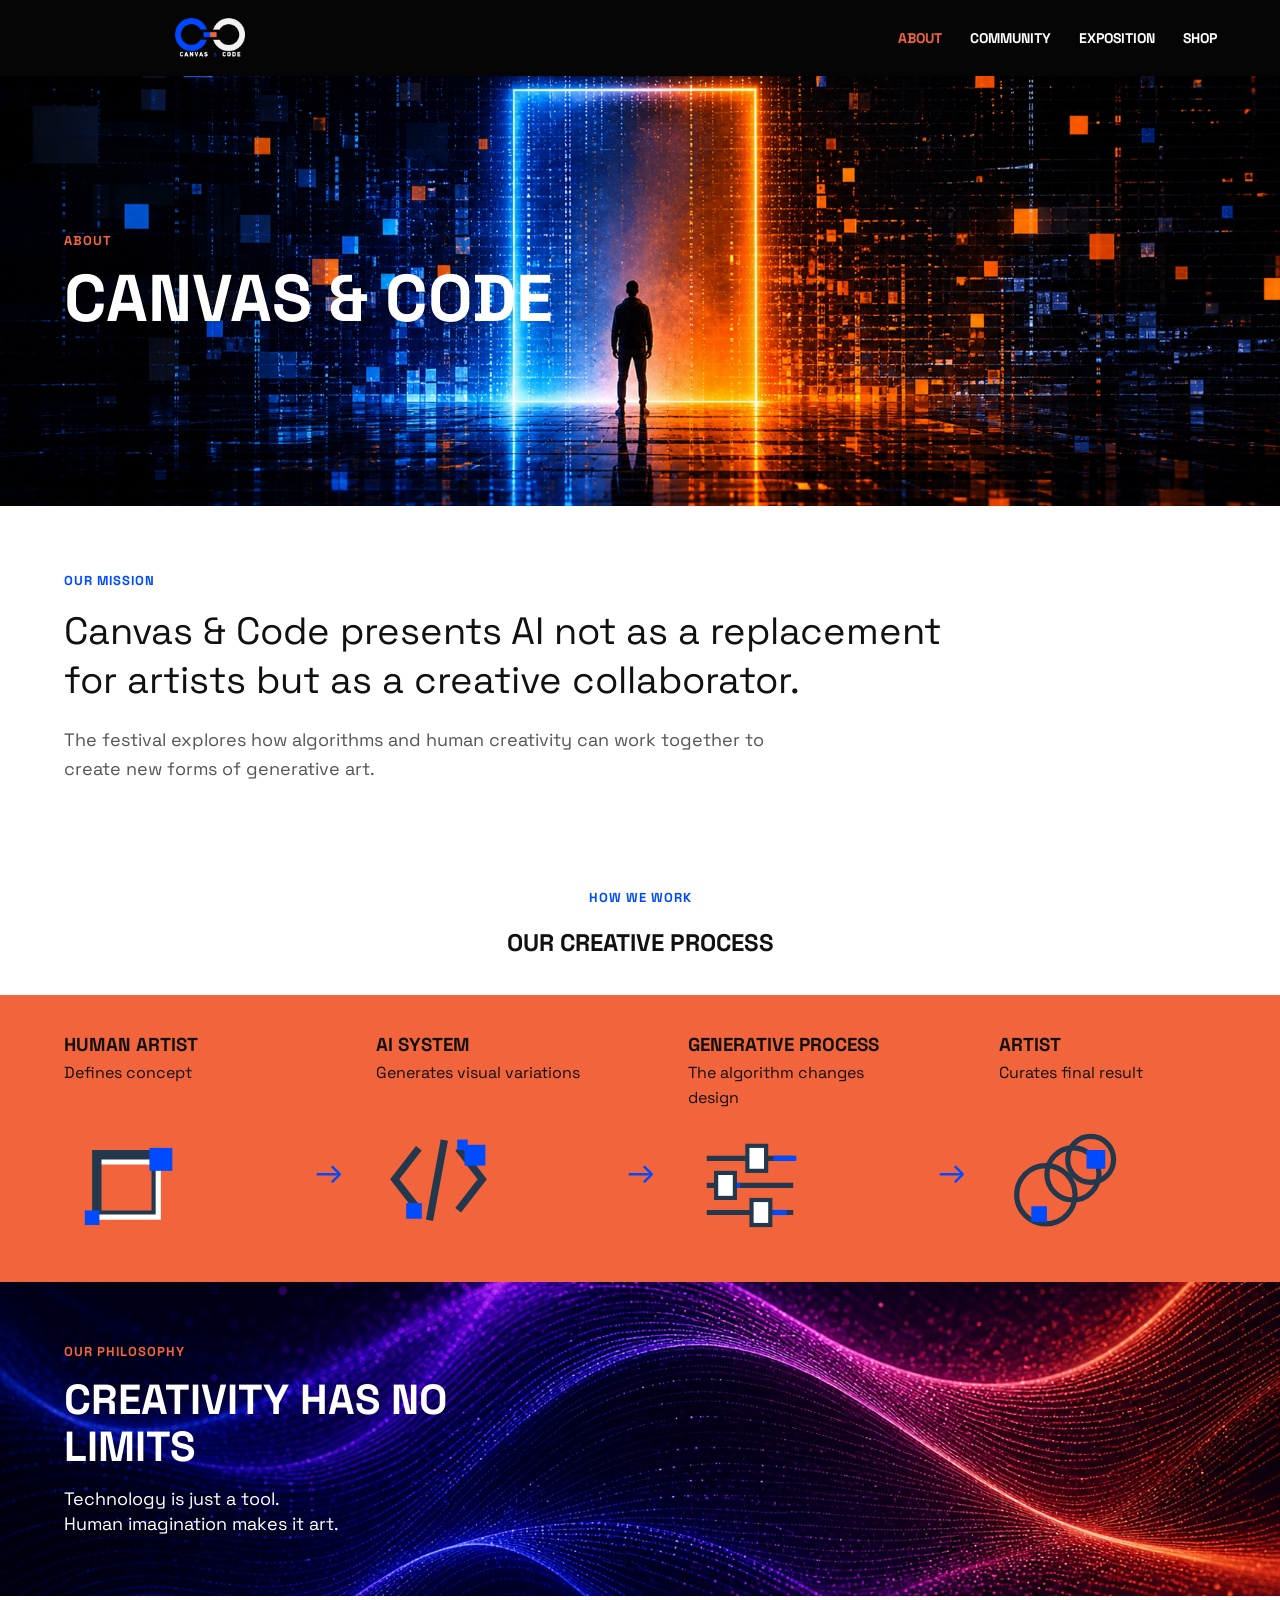
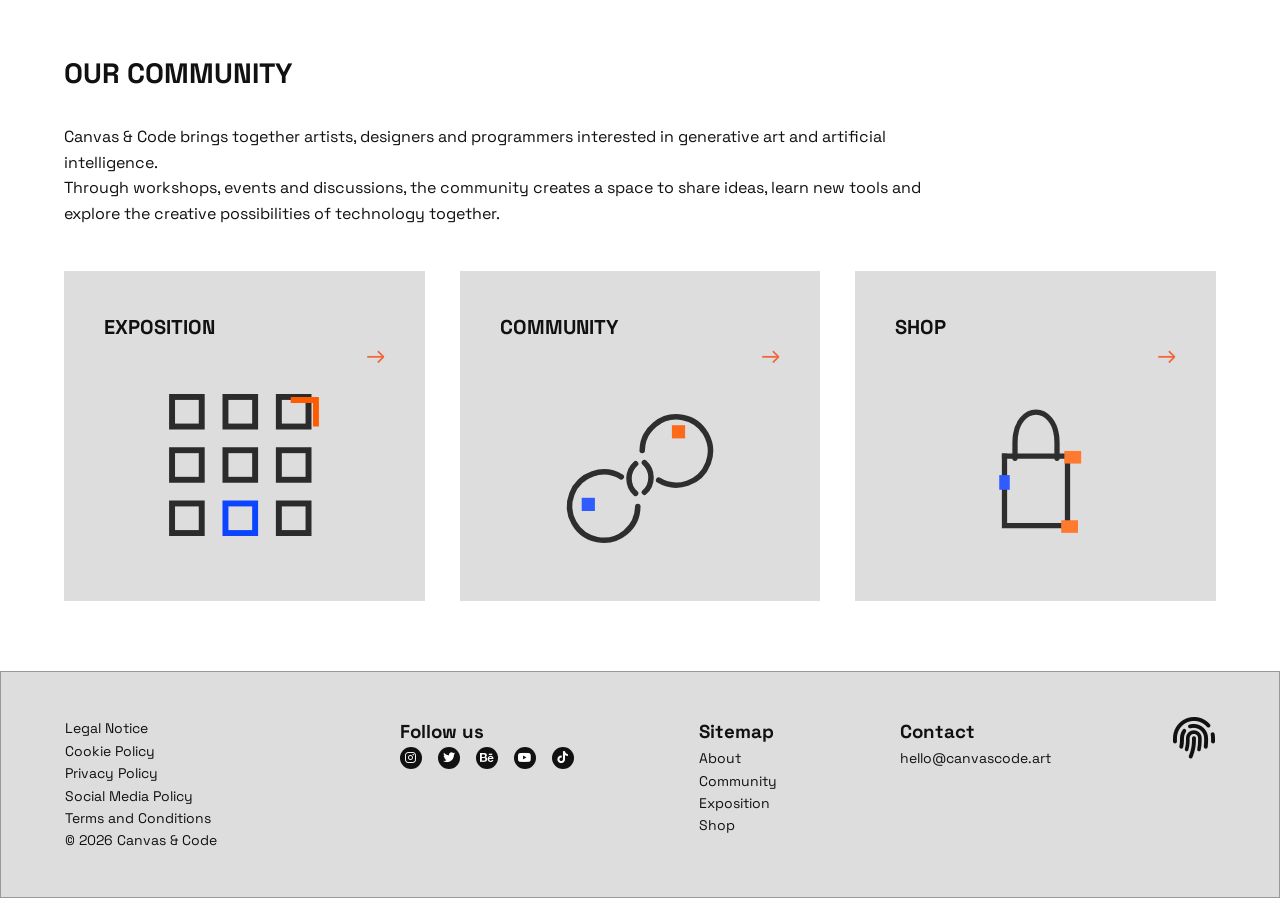
<file: sobre-nosotros.html>
<!DOCTYPE html>
<html lang="es"> <!-- Metadatos generales, fuentes externas y hoja de estilos -->
<head>
    <meta charset="UTF-8">
    <meta name="viewport" content="width=device-width, initial-scale=1.0">
    <title>About us | Canvas & Code</title>

    <link rel="preconnect" href="https://fonts.googleapis.com">
    <link rel="preconnect" href="https://fonts.gstatic.com" crossorigin>
    <link rel="stylesheet" href="https://cdnjs.cloudflare.com/ajax/libs/font-awesome/6.5.1/css/all.min.css">
    <link href="https://fonts.googleapis.com/css2?family=Space+Grotesk:wght@400;500;600;700;800&display=swap" rel="stylesheet">
    <link rel="icon" type="image/svg+xml" href="assets/faicon.svg">

    <link rel="stylesheet" href="css/styles.css">
</head>

<body> <!-- Salto de accesibilidad -->
    <a class="skip-link" href="#contenido-principal">Saltar al contenido principal</a>

    <header class="main-header"> <!-- Header + menú de navegación, logo,etc.-->
        <div class="container header-container">
            <div class="logo">
                <a href="index.html">
                    <img src="assets/logo.png" alt="Canvas & Code">
                </a>
            </div>
            <button class="menu-toggle" type="button" aria-label="Abrir menú"> ☰ </button><!-- Botón móvil -->
            <nav class="main-nav" aria-label="Navegación principal"> 
                <ul>
                    <li><a href="sobre-nosotros.html" class="nav-link active">About</a></li>
                    <li><a href="comunidad.html" class="nav-link">Community</a></li>
                    <li><a href="exposicion.html" class="nav-link">Exposition</a></li>
                    <li><a href="#" class="nav-link">Shop</a></li>
                    <li><a href="index.html" class="nav-link">ES</a></li>
                </ul>
            </nav>
        </div>
    </header>

    <main id="contenido-principal"> <!-- Contenido principal de la página -->

        <section class="seccion-hero-interna hero-about" aria-labelledby="titulo-sobre-hero"> <!-- Hero about us -->
            <img src="assets/hero-sobre-nosotros.png" alt="Abstract digital space" class="hero-about-img">

            <div class="contenedor">
                <p class="hero-etiqueta">ABOUT</p>
                <h1 id="titulo-sobre-hero" class="hero-titulo-interno">CANVAS &amp; CODE</h1>
            </div>
        </section>

        <section class="seccion-mision" aria-labelledby="titulo-mision"> <!--Misión del festival-->
            <div class="contenedor">
                <p class="etiqueta-seccion">OUR MISSION</p>
                <h2 id="titulo-mision" class="titulo-bloque">
                    Canvas &amp; Code presents AI not as a replacement for artists but as a creative collaborator.
                </h2>
                <p class="texto-bloque">
                    The festival explores how algorithms and human creativity can work together
                    to create new forms of generative art.
                </p>
            </div>
        </section>

        <section class="seccion-proceso" aria-labelledby="titulo-proceso"> <!--Proceso de arte-->
            <div class="cabecera-proceso">
                <p class="etiqueta-sub">HOW WE WORK</p>
                <h2 id="titulo-proceso" class="titulo-proceso-central">OUR CREATIVE PROCESS</h2>
            </div>

            <div class="contenedor">
                <div class="flujo-proceso">
                    <div class="paso-proceso">
                        <div class="texto-paso">
                            <h3>HUMAN ARTIST</h3>
                            <p>Defines concept</p>
                        </div>

                        <img src="assets/icon-human-artist.svg" alt="" class="icono-proceso">
                    </div>

                    <div class="flecha-flujo">→</div>

                    <div class="paso-proceso">
                        <div class="texto-paso">
                            <h3>AI SYSTEM</h3>
                            <p>Generates visual variations</p>
                        </div>

                        <img src="assets/icon-ai-system.svg" alt="" class="icono-proceso">
                    </div>

                    <div class="flecha-flujo">→</div>

                    <div class="paso-proceso">
                        <div class="texto-paso">
                            <h3>GENERATIVE PROCESS</h3>
                            <p>The algorithm changes design</p>
                        </div>

                        <img src="assets/icon-generative-process.svg" alt="" class="icono-proceso">
                    </div>

                    <div class="flecha-flujo">→</div>

                    <div class="paso-proceso">
                        <div class="texto-paso">
                            <h3>ARTIST</h3>
                            <p>Curates final result</p>
                        </div>

                        <img src="assets/icon-artist.svg" alt="" class="icono-proceso">
                    </div>
                </div>
            </div>
        </section>

        <section class="seccion-filosofia"> <!--Filosofia del festival-->
            <img src="assets/nuestrafilosofia.png" alt="Abstract digital waves" class="imagen-filosofia">

            <div class="contenedor">
                <p class="hero-etiqueta">OUR PHILOSOPHY</p>
                <h2 class="titulo-filosofia-texto">CREATIVITY HAS NO LIMITS</h2>
                <p class="sub-filosofia">
                    Technology is just a tool.<br>
                    Human imagination makes it art.
                </p>
            </div>
        </section>

        <section class="seccion-comunidad-about"> <!-- Comunidad-->
            <div class="contenedor">
                <h2>OUR COMMUNITY</h2>

                <p>
                    Canvas &amp; Code brings together artists, designers and programmers interested in
                    generative art and artificial intelligence.
                    <br>
                    Through workshops, events and discussions, the community creates a space to share
                    ideas, learn new tools and explore the creative possibilities of technology together.
                </p>

                <div class="accesos-cuadrícula"> <!--Accesos directos-->
                    <a href="exposicion.html" class="tarjeta-acceso">
                        <h3>EXPOSITION</h3>
                        <span class="flecha-tarjeta">→</span>
                        <img src="assets/creative_coding_black.svg" alt="" class="icono-exposition">
                    </a>

                    <a href="comunidad.html" class="tarjeta-acceso">
                        <h3>COMMUNITY</h3>
                        <span class="flecha-tarjeta">→</span>
                        <img src="assets/community_icon_corregido.svg" alt="" class="icono-community">
                    </a>

                    <a href="#" class="tarjeta-acceso">
                        <h3>SHOP</h3>
                        <span class="flecha-tarjeta">→</span>
                        <img src="assets/shop_icon_asa_mas_ancha.svg" alt="" class="icono-shop">
                    </a>
                </div>
            </div>
        </section>

    </main>

    <footer class="main-footer"> <!--Footer con redes sociales, sitemap y cookies-->
        <div class="container footer-grid"> 
            <div class="footer-legal">
                <p>Legal Notice<br>Cookie Policy<br>Privacy Policy<br>Social Media Policy<br>Terms and Conditions</p>
                <p>&copy; 2026 Canvas &amp; Code</p>
            </div>

            <div class="footer-social">
                <h3>Follow us</h3>
                <div class="redes-sociales">
                    <a href="#"><i class="fa-brands fa-instagram"></i></a>
                    <a href="#"><i class="fa-brands fa-twitter"></i></a>
                    <a href="#"><i class="fa-brands fa-behance"></i></a>
                    <a href="#"><i class="fa-brands fa-youtube"></i></a>
                    <a href="#"><i class="fa-brands fa-tiktok"></i></a>
                </div>
            </div>

            <div class="footer-links">
                <h3>Sitemap</h3>
                <p>About<br>Community<br>Exposition<br>Shop</p>
            </div>

            <div class="footer-contact">
                <h3>Contact</h3>
                <p><a href="mailto:hello@canvascode.art">hello@canvascode.art</a></p>
            </div>

            <div class="footer-huella">
                <i class="fa-solid fa-fingerprint"></i>
            </div>
        </div>
    </footer>
     <script>
        const botonMenu = document.querySelector('.menu-toggle');
        const menu = document.querySelector('.main-nav');

        botonMenu.addEventListener('click', function () {
            menu.classList.toggle('activo');
        });
    </script>
    
</body>
</html>
</file>
<file: css/styles.css>
/*He teniodo que hacer reset para no tener márgenes*/
* {
    margin: 0;
    padding: 0;
    box-sizing: border-box;
}

body {
    font-family: 'Space Grotesk', Arial, Helvetica, sans-serif;
    background-color: #ffffff;
    color: #111111;
    font-size: 16px;
    line-height: 1.6;
    overflow-x: hidden;
}

img {
    max-width: 100%;
    display: block;
}

a {
    color: inherit;
    text-decoration: none;
}

a:hover {
    color: #004BFF;
}

ul {
    list-style: none;
}

button,
input,
textarea,
select {
    font-family: 'Space Grotesk', Arial, Helvetica, sans-serif;
}

/*Contenedor general */

.container,
.contenedor {
    width: 90%;
    max-width: 1200px;
    margin-left: auto;
    margin-right: auto;
}
/*Link accesibilidad teclado */

.skip-link {
    position: absolute;
    left: -999px;
    top: 10px;
    background-color: #ffffff;
    color: #111111;
    padding: 8px 12px;
    z-index: 1000;
}

.skip-link:focus {
    left: 10px;
}

/*Logo */

.logo img {
    width: 70px;
    height: auto;
    display: block;
}

.logo a {
    display: block;
}

/*HEADER*/

.main-header {
    background-color: #050505;
    color: #ffffff;
    padding: 18px 0;
}

.header-container {
    width: 90%;
    max-width: 1200px;
    margin-left: 175px;
    margin-right: 150px;
    display: flex;
    justify-content: space-between;
    align-items: center;
    gap: 50px;
}


.logo-primary {
    color: #004BFF;
}

.logo-accent {
    color: #F2643C;
}

.main-nav ul {
    display: flex;
    align-items: center;
    gap: 28px;
    flex-wrap: wrap;
}

.nav-link {
    font-size: 14px;
    font-weight: bold;
    text-transform: uppercase;
    color: #ffffff;
}

.nav-link:hover,
.nav-link.active {
    color: #F2643C;;
}
.main-nav li:last-child { /*Separador visual enlace de idioma*/
    margin-left: 45px;
    padding-left: 20px;
    border-left: 1px solid #ffffff;
}
/*BOTONES*/

button,
.boton,
.boton-principal {
    display: inline-flex;
    align-items: center;
    justify-content: center;
    gap: 8px;
    border: none;
    font-weight: bold;
    text-transform: uppercase;
    cursor: pointer;
}

.boton,
.boton-principal {
    background-color: #004BFF;
    color: #ffffff;
    padding: 14px 28px;
}

.boton:hover,
.boton-principal:hover {
    background-color: #0036B3;
    color: #ffffff;
}

.boton-naranja {
    background-color: #F2643C;
    color: #ffffff;
}

/*Hero de la home*/

.seccion-hero {
    position: relative;
    background-color: #ffffff;
    color: #111111;
    padding: 0;
    overflow: hidden;
}

.hero-contenedor {
    width: 100%;
    max-width: none;
    min-height: 520px;
    padding: 0 8%;
    position: relative;
    display: flex;
    align-items: center;
}

.hero-contenido {
    position: relative;
    z-index: 5;
    max-width: 540px;
}

.hero-imagen-wrapper {
    position: absolute;
    top: 0;
    right: 0;
    width: 100%;
    height: 100%;
}

.hero-img {
    width: 100%;
    height: 100%;
    object-fit: cover;
    object-position: center right;
}

/*Capa blanca para que se lea el texto*/
.hero-imagen-wrapper::before {
    content: "";
    position: absolute;
    top: 0;
    left: 0;
    width: 55%;
    height: 100%;
    background-color: rgba(255, 255, 255, 0.85);
}
.icono-grande {
    width: 78px;
    height: 78px;
}

.etiqueta-sub,
.etiqueta-seccion {
    color: #004BFF;
    font-size: 13px;
    font-weight: bold;
    letter-spacing: 1px;
    text-transform: uppercase;
    margin-bottom: 15px;
}

.hero-etiqueta
{
    color: #F2643C;
    font-size: 13px;
    font-weight: bold;
    letter-spacing: 1px;
    text-transform: uppercase;
    margin-bottom: 15px;
}

.hero-titulo {
    color: #111111;
    font-size: 90px;
    font-weight: 900;
    line-height: 0.95;
    margin-bottom: 22px;
}

.hero-titulo-interno {
    font-size: 66px;
    font-weight: 900;
    line-height: 0.95;
    margin-bottom: 22px;
}

.texto-acento {
    color: #F2643C;
}

.texto-principal {
    color: #004BFF;
}

.hero-subtitulo {
    color: #111111;
    font-size: 20px;
    margin-bottom: 30px;
    max-width: 520px;
}

/*HERO SOBRE NOSOTROS*/

.seccion-hero-interna {
    background-color: #050505;
    color: #ffffff;
    padding: 70px 0;
}

.hero-about {
    position: relative;
    min-height: 430px;
    display: flex;
    align-items: center;
    overflow: hidden;
    background-color: #050505;
    padding: 70px 0;
}

.hero-about-img {
    position: absolute;
    inset: 0;
    width: 100%;
    height: 100%;
    object-fit: cover;
}

.hero-about::before {
    content: "";
    position: absolute;
    inset: 0;
    background: rgba(0, 0, 0, 0.45);
}

.hero-about .contenedor {
    position: relative;
    z-index: 2;
}

/*HOME*/

.seccion-destacados {
    background-color: #ffffff;
    color: #111111;
    padding: 45px 0 35px;
}

.cabecera-seccion {
    display: flex;
    justify-content: space-between;
    align-items: flex-end;
    gap: 15px;
    margin-bottom: 25px;
}

.cabecera-seccion h2 {
    font-size: 30px;
    text-transform: uppercase;
}

.enlace-ver-todo {
    color: #004BFF;
    font-weight: bold;
    font-size: 14px;
}

/*Carrusel de obras destacadas */

.carrusel-contenedor {
    display: flex;
    align-items: center;
    gap: 15px;
    width: 100%;
}

.carrusel-ventana {
    width: 100%;
    overflow: hidden;
}

.carrusel-track {
    display: flex;
    gap: 25px;
    transition: transform 0.3s;
}

.carrusel-track img {
    flex: 0 0 31%;
    height: 240px;
    object-fit: cover;
}

.carrusel-control {
    background: none;
    color: #004BFF;
    font-size: 42px;
    padding: 5px;
}

.carrusel-control:hover {
    background: none;
    color: #F2643C;
}


.cuadricula-obras {
    width: 100%;
    display: grid;
    grid-template-columns: repeat(3, 1fr);
    gap: 25px;
}

.tarjeta-obra {
    background-color: #eeeeee;
}

.tarjeta-obra img {
    width: 100%;
    height: 240px;
    object-fit: cover;
}

.seccion-sobre {
    background-color: #f5f5f5;
    color: #111111;
    padding: 70px 0;
}

.sobre-contenedor {
    display: grid;
    grid-template-columns: 1fr 1fr;
    gap: 45px;
    align-items: center;
}

.titulo-seccion {
    font-size: 42px;
    line-height: 1.1;
    margin-bottom: 20px;
}

.sobre-texto {
    color: #555555;
    margin-bottom: 30px;
    max-width: 540px;
}

.seccion-accesos {
    background-color: #ffffff;
    padding: 65px 0;
}


.accesos-cuadrícula {
    display: grid;
    grid-template-columns: repeat(3, 1fr);
    gap: 35px;
}

.tarjeta-acceso img.icono-exposition {
    width: 150px;
    height: 150px;
}

.tarjeta-acceso img.icono-community {
    width: 220px;
    height: 220px;
}

.tarjeta-acceso img.icono-shop {
    width: 210px;
    height: 210px;
}

.tarjeta-acceso {
    background-color: #dddddd;
    color: #111111;
    padding: 40px;
    height: 330px;
    display: flex;
    flex-direction: column;
    position: relative;
}

.tarjeta-acceso:hover {
    background-color: #d0d0d0;
    color: #111111;
}

.tarjeta-acceso h3 {
    font-size: 20px;
    margin-bottom: 25px;
}

.tarjeta-acceso img {
    width: 150px;
    height: 150px;
    object-fit: contain;
    margin: auto;
}

.flecha-tarjeta {
    position: absolute;
    top: 65px;
    right: 40px;
    font-size: 24px;
    color: #F2643C;
}



/*Banner NEWSLETTER*/

.seccion-newsletter {
    background-color: #050505;
    color: #ffffff;
    padding: 45px 0;
}

.newsletter-contenedor {
    display: grid;
    grid-template-columns: 1fr 1.4fr;
    gap: 30px;
    align-items: center;
}

.newsletter-info h2 {
    font-size: 28px;
}

.newsletter-info p {
    color: #cccccc;
}

.grupo-input {
    display: flex;
    align-items: center;
}

.grupo-input label {
    color: #ffffff;
    font-weight: bold;
    white-space: nowrap;
       margin-right: 18px;
}

.grupo-input input {
    width: 420px;
    background-color: #050505;
    border: 1px solid #777777;
    color: #ffffff;
    padding: 15px;
    font-size: 16px;
}

.boton-suscribirse {
    background-color: #F2643C;
    color: #ffffff;
    padding: 15px 28px;
    height: 54px;
}

/*SOBRE NOSOTROS*/

.seccion-mision {
    background-color: #ffffff;
    padding: 65px 0;
}

.titulo-bloque {
    font-size: 38px;
    font-weight: 400;
    line-height: 1.3;
    margin-bottom: 20px;
    max-width: 900px;
}

.texto-bloque {
    color: #555555;
    font-size: 18px;
    max-width: 720px;
}



/* Proceso creativo de la página About */

.seccion-proceso {
    background-color: #F2643C;
    color: #111111;
    padding: 0 0 0px;
}

.cabecera-proceso {
    background-color: #ffffff;
    text-align: center;
    padding: 40px 0 32px;
    width: 100%;
}

.flujo-proceso {
    display: grid;
    grid-template-columns: 1fr auto 1fr auto 1fr auto 1fr;
    gap: 34px;
    align-items: center;
    padding-top: 35px;
    padding-bottom: 20px;
}

.texto-paso {
    min-height: 90px;
}

.icono-proceso {
    width: 125px;
    height: 125px;
    object-fit: contain;
    margin-top: 5px;
}

.flecha-flujo {
    color: #004BFF;
    font-size: 34px;
    line-height: 1;
    margin-top: 65px;
}

/*Filosofía*/

.seccion-filosofia {
    position: relative;
    background-color: #16051f;
    color: #ffffff;
    padding: 60px 0;
    border-top: 12px solid #F2643C;
    overflow: hidden;
}

.imagen-filosofia {
    position: absolute;
    inset: 0;
    width: 100%;
    height: 100%;
    object-fit: cover;
}

/*Capa oscura para leer el texto*/
.seccion-filosofia::before {
    content: "";
    position: absolute;
    inset: 0;
    background: rgba(0, 0, 0, 0.45);
}

.seccion-filosofia .contenedor {
    position: relative;
    z-index: 2;
}

.titulo-filosofia-texto {
    font-size: 42px;
    line-height: 1.1;
    max-width: 420px;
    margin-bottom: 16px;
}

.sub-filosofia {
    color: #ffffff;
    font-size: 18px;
    line-height: 1.4;
}

.seccion-comunidad-about {
    background-color: #ffffff;
    color: #111111;
    padding: 55px 0 70px;
}

.seccion-comunidad-about h2 {
    font-size: 28px;
    margin-bottom: 28px;
}

.seccion-comunidad-about p {
    max-width: 900px;
    margin-bottom: 45px;
}

/*EXPOSICION*/

.expo-top {
    background-color: #eeeeee;
    padding: 35px 0 42px;
}

.expo-top h1 {
    font-size: 46px;
    line-height: 1;
    margin-bottom: 14px;
}

.expo-top p {
    font-size: 15px;
    color: #333333;
}

.selector {
    margin-top: 38px;
}

.selector h2 {
    color: #004BFF;
    font-size: 14px;
    margin-bottom: 18px;
}

.miniaturas {
    display: flex;
    align-items: center;
    gap: 36px;
}

.miniaturas img {
    width: 120px;
    height: 70px;
    object-fit: cover;
    background-color: #111111;
}

/* Carrusel de miniaturas de la exposición */

.expo-carrusel {
    display: flex;
    align-items: center;
    gap: 36px;
}

.expo-carrusel-ventana {
    width: 430px;
    overflow: hidden;
}

.expo-carrusel-track {
    display: flex;
    gap: 36px;
    transition: transform 0.3s;
}

.expo-carrusel-track img {
    width: 120px;
    height: 70px;
    object-fit: cover;
    flex: 0 0 120px;
    border: 3px solid transparent;
    cursor: pointer;
}

.expo-carrusel-track img.seleccionada {
    border-color: #F2643C;
}

.flecha-mini {
    background: none;
    color: #F2643C;
    font-size: 34px;
    padding: 0;
}

.flecha-mini:hover {
    background: none;
    color: #004BFF;
}

.expo-main {
    display: grid;
    grid-template-columns: 1fr 380px;
    gap: 56px;
    padding: 45px 0 35px;
    align-items: start;
}

.expo-obra .obra {
    background-color: #eeeeee;
    border: 1px solid #cccccc;
    padding: 22px;
}

.expo-obra .obra img {
    width: 100%;
    max-height: 520px;
    object-fit: contain;
}

.acciones {
    display: flex;
    align-items: center;
    gap: 35px;
    margin-top: 14px;
    font-size: 12px;
}

.acciones button {
    background: none;
    color: #111111;
    padding: 0;
    justify-content: flex-start;
    text-decoration: underline;
}

.acciones button:hover {
    background: none;
    color: #004BFF;
}

.before-after {
    margin-left: auto;
    display: flex;
    align-items: center;
    gap: 4px;
    color: #555555;
}

.before-after button {
    background: none;
    color: #555555;
    padding: 0;
    text-decoration: none;
}

.before-after button:hover {
    background: none;
    color: #F2643C;
}

.before-after span {
    color: #555555;
}

/*Panel de controles de código*/

.controles {
    padding: 0;
    border: none;
}

.boton-restablecer {
    width: 100%;
    height: 44px;
    margin-bottom: 34px;
    background-color: #eeeeee;
    color: #111111;
    border: 1px solid #111111;
    font-size: 12px;
}

.boton-restablecer:hover {
    background-color: #eeeeee;
    color: #111111;
}

.cabecera-panel h2 {
    font-size: 22px;
    line-height: 1.1;
    margin-bottom: 8px;
}

.cabecera-panel p {
    font-size: 14px;
    color: #333333;
    margin-bottom: 28px;
}

.grupo-controles {
    border: none;
    margin-bottom: 26px;
}

.grupo-controles h3 {
    font-size: 15px;
    margin-bottom: 14px;
}

.control-fila {
    display: grid;
    grid-template-columns: 1fr 1.5fr;
    gap: 20px;
    align-items: center;
    margin-bottom: 12px;
}

.control-fila label {
    font-size: 13px;
}

.control-fila input[type="range"] {
    width: 100%;
    accent-color: #004BFF;
}

.control-fila input[type="checkbox"]:checked::before {
    left: 0;
    right: auto;
}

.grupo-controles .control-fila:nth-of-type(even) input[type="range"] {
    accent-color: #F2643C;
}

.control-fila input[type="checkbox"] {
    appearance: none;
    width: 58px;
    height: 26px;
    background-color: #f59a6e;
    border-radius: 30px;
    position: relative;
}

.control-fila input[type="checkbox"]::before {
    content: "";
    width: 26px;
    height: 26px;
    background-color: #F2643C;
    border-radius: 50%;
    position: absolute;
    right: 0;
    top: 0;
}

.botones {
    display: flex;
    flex-direction: column;
    gap: 14px;
    margin-top: 26px;
}

.botones button {
    width: 100%;
    height: 48px;
    font-size: 12px;
}

.botones button:first-child {
    background-color: #F2643C;
    color: #ffffff;
}

.botones button:nth-child(2),
.botones button:nth-child(3) {
    background-color: #9B9B9B;
    color: #111111;
}

/* Parte inferior de exposición */

.saved-versions {
    padding: 20px 0 35px;
}

.saved-versions h2 {
    font-size: 13px;
    margin-bottom: 22px;
}

.saved-grid {
    display: grid;
    grid-template-columns: repeat(5, 1fr);
    gap: 45px;
}

.saved-grid img {
    width: 90px;
    height: 90px;
    object-fit: cover;
    margin-bottom: 10px;
}

.saved-grid p {
    font-size: 13px;
}

/*Desplegable about the work*/

.about-work {
    padding: 35px 0 55px;
}

.about-work details {
    width: 100%;
}

.about-work summary {
    cursor: pointer;
    display: flex;
    justify-content: space-between;
    align-items: center;
    list-style: none;
    font-weight: bold;
    font-size: 14px;
}

.about-work summary::-webkit-details-marker {
    display: none;
}

.about-work .cruz {
    font-size: 38px;
    color: #777777;
    line-height: 1;
}

.about-work details[open] .cruz {
    transform: rotate(45deg);
}

.about-work p {
    max-width: 650px;
    color: #004BFF;
    text-decoration: underline;
    font-size: 15px;
    margin-top: 24px;
}

.buy-work {
    background-color: #050505;
    color: #ffffff;
    padding: 38px 0;
}

.buy-contenido {
    display: flex;
    justify-content: space-between;
    align-items: center;
    gap: 30px;
}

.buy-contenido h2 {
    font-size: 20px;
    margin-bottom: 6px;
}

.buy-contenido p {
    color: #cccccc;
    font-size: 13px;
}


/*COMUNIDAD*/

.hero-comunidad {
    position: relative;
    min-height: 260px;
    display: flex;
    align-items: center;
    overflow: hidden;
    color: #ffffff;
    background-color: #12051c;
}

.hero-comunidad-img {
    position: absolute;
    inset: 0;
    width: 100%;
    height: 100%;
    object-fit: cover;
}

.hero-comunidad::before {
    content: "";
    position: absolute;
    inset: 0;
    background: rgba(0, 0, 0, 0.35);
}

.hero-comunidad-contenido {
    position: relative;
    z-index: 2;
}

.hero-comunidad h1 {
    font-size: 42px;
    line-height: 1;
}

.hero-comunidad h1 span {
    color: #F2643C;
}

.hero-comunidad p {
    max-width: 460px;
    font-weight: 600;
}

.hero-comunidad-botones {
    display: flex;
    gap: 18px;
    margin-top: 24px;
}

.seccion-categorias,
.seccion-comunidad-main,
.seccion-herramientas {
    padding: 42px 0;
}

.seccion-categorias h2,
.seccion-comunidad-main h2,
.seccion-herramientas h2 {
    color: #004BFF;
    font-size: 16px;
    margin-bottom: 24px;
}

.grid-categorias {
    display: grid;
    grid-template-columns: repeat(4, 1fr);
    gap: 18px;
}
.tarjeta-categoria img {
    width: 82px;
    height: 82px;
    object-fit: contain;
    margin: 0 auto;
}

.icono-generative {
    width: 58px;
    height: 58px;
}

.icono-applied {
    width: 58px;
    height: 58px;
}

.icono-creative {
    width: 100px;
    height: 100px;
}

.icono-experimentation {
    width: 90px;
    height: 90px;
}
.tarjeta-categoria {
    background-color: #210505;
    color: #ffffff;
    height: 150px;
    padding: 18px;
    display: flex;
    flex-direction: column;
    justify-content: space-between;
}

.tarjeta-categoria h3 {
    font-size: 12px;
}



.tarjeta-categoria img.icono-categoria-grande {
    width: 100px;
    height: 100px;
}

.seccion-comunidad-main {
    display: grid;
    grid-template-columns: 1.2fr 1fr;
    gap: 34px;
}

.comunidad-lista {
    border: 1px solid #111111;
    border-radius: 8px;
    overflow: hidden;
}

.comunidad-lista .item-debate {
    background-color: #ffffff;
    color: #111111;
    border-bottom: 1px solid #111111;
    padding: 20px;
    display: flex;
    align-items: center;
    gap: 18px;
}

.comunidad-lista .item-debate:last-child {
    border-bottom: none;
}

.comunidad-lista h3 {
    font-size: 14px;
}

.avatar-usuario {
    width: 40px;
    height: 40px;
    background-color: #050505;
    color: #ffffff;
    border-radius: 50%;
    display: flex;
    align-items: center;
    justify-content: center;
}

.avatar-usuario i {
    font-size: 18px;
}

.grid-tendencias {
    display: grid;
    grid-template-columns: repeat(2, 1fr);
    gap: 18px;
}

.grid-tendencias img {
    width: 100%;
    height: 125px;
    object-fit: cover;
    object-position: center;
    background-color: #111111;
}

.grid-herramientas {
    display: grid;
    grid-template-columns: repeat(4, 1fr);
    gap: 16px;
}

.tarjeta-herramienta {
    border: 1px solid #F2643C;
    padding: 18px;
    min-height: 130px;
    background: #ffffff;
}

.tarjeta-herramienta h3 {
    font-size: 14px;
}

.tarjeta-herramienta p {
    font-size: 12px;
    color: #333333;
}

.tarjeta-herramienta img {
    width: 42px;
    margin-top: 16px;
}

/*FOOTER*/

.main-footer {
    background-color: #dddddd;
    color: #111111;
    padding: 45px 0;
    border: 1px solid #999999;
}

.footer-grid {
    display: grid;
    grid-template-columns: 1.8fr 1fr 1fr 1.2fr 80px;
    gap: 35px;
    align-items: start;
}

.main-footer h4 {
    margin-bottom: 12px;
}

.main-footer p,
.main-footer a {
    color: #111111;
    font-size: 14px;
}

.redes-sociales {
    display: flex;
    gap: 16px;
    width: fit-content;
    margin-right: 90px;
}

.redes-sociales a {
    width: 22px;
    height: 22px;
    background-color: #111111;
    color: #ffffff;
    border-radius: 50%;
    display: flex;
    align-items: center;
    justify-content: center;
}

.redes-sociales i {
    font-size: 12px;
}

.footer-huella {
    display: flex;
    justify-content: flex-end;
    font-size: 42px;
    color: #111111;
}

.menu-toggle {
    display: none;
    background: none;
    border: none;
    color: #ffffff;
    font-size: 32px;
    cursor: pointer;
    padding: 5px;
}


/* RESPONSIVE */

/* Tablets y pantallas medianas */
@media (max-width: 1024px) {
    .header-container {
        width: 90%;
        margin-left: auto;
        margin-right: auto;
    }

    .hero-titulo {
        font-size: 68px;
    }

    .hero-contenedor {
        min-height: 480px;
        padding: 50px 6%;
    }

    .sobre-contenedor,
    .newsletter-contenedor,
    .expo-main,
    .seccion-comunidad-main {
        grid-template-columns: 1fr 1fr;
        gap: 28px;
    }

    .accesos-cuadrícula {
        grid-template-columns: repeat(3, 1fr);
        gap: 22px;
    }

    .grid-categorias,
    .grid-herramientas {
        grid-template-columns: repeat(2, 1fr);
    }

    .saved-grid {
        grid-template-columns: repeat(3, 1fr);
    }

    .footer-grid {
        grid-template-columns: repeat(2, 1fr);
    }
}

/*Móviles y tablets pequeñas en vertical */
@media (max-width: 768px) {
    .header-container,
    .buy-contenido,
    .hero-comunidad-botones {
        flex-direction: column;
        align-items: flex-start;
    }

    .header-container {
        margin-left: auto;
        margin-right: auto;
        flex-direction: row;
        align-items: center;
        justify-content: space-between;
    }

    .main-nav ul {
        gap: 14px;
    }

    .hero-titulo {
        font-size: 48px;
    }

    .hero-contenedor {
        min-height: 430px;
        padding: 45px 7%;
    }

    .sobre-contenedor,
    .newsletter-contenedor,
    .expo-main,
    .seccion-comunidad-main,
    .footer-grid {
        grid-template-columns: 1fr;
    }

    .cuadricula-obras,.accesos-cuadricula{
        grid-template-columns: 1fr;
    }
    .accesos-cuadrícula { /*son los de abajo del todo*/
        grid-template-columns: 1fr;
    }

    .tarjeta-acceso {
        width: 100%;
    }

    .grid-categorias,
    .grid-herramientas,
    .saved-grid {
        grid-template-columns: repeat(2, 1fr);
    }

    .grupo-input {
        flex-direction: column;
        align-items: flex-start;
        gap: 12px;
    }

    .grupo-input input {
        width: 100%;
    }

    .flujo-proceso {
        grid-template-columns: 1fr;
        gap: 28px;
    }

    .paso-proceso {
        width: 100%;
    }

    .control-fila {
        grid-template-columns: 1fr;
        gap: 6px;
        
    }


    .paso-proceso {
        text-align: center;
    }

    .icono-proceso {
        margin-left: auto;
        margin-right: auto;
    }

    .flecha-flujo {
        margin-top: 0;
        text-align: center;
        transform: rotate(90deg);
    }


    .menu-toggle {
        display: block;
    }

    .main-nav {
        display: none;
        width: 100%;
    }

    .main-nav.activo {
        display: block;
    }

    .main-nav ul {
        flex-direction: column;
        align-items: flex-start;
        gap: 18px;
        margin-top: 20px;
    }

    .main-nav li:last-child {
        margin-left: 0;
        padding-left: 0;
        border-left: none;
    }
    .menu-toggle {
    display: block;
    }
    }
</file>
